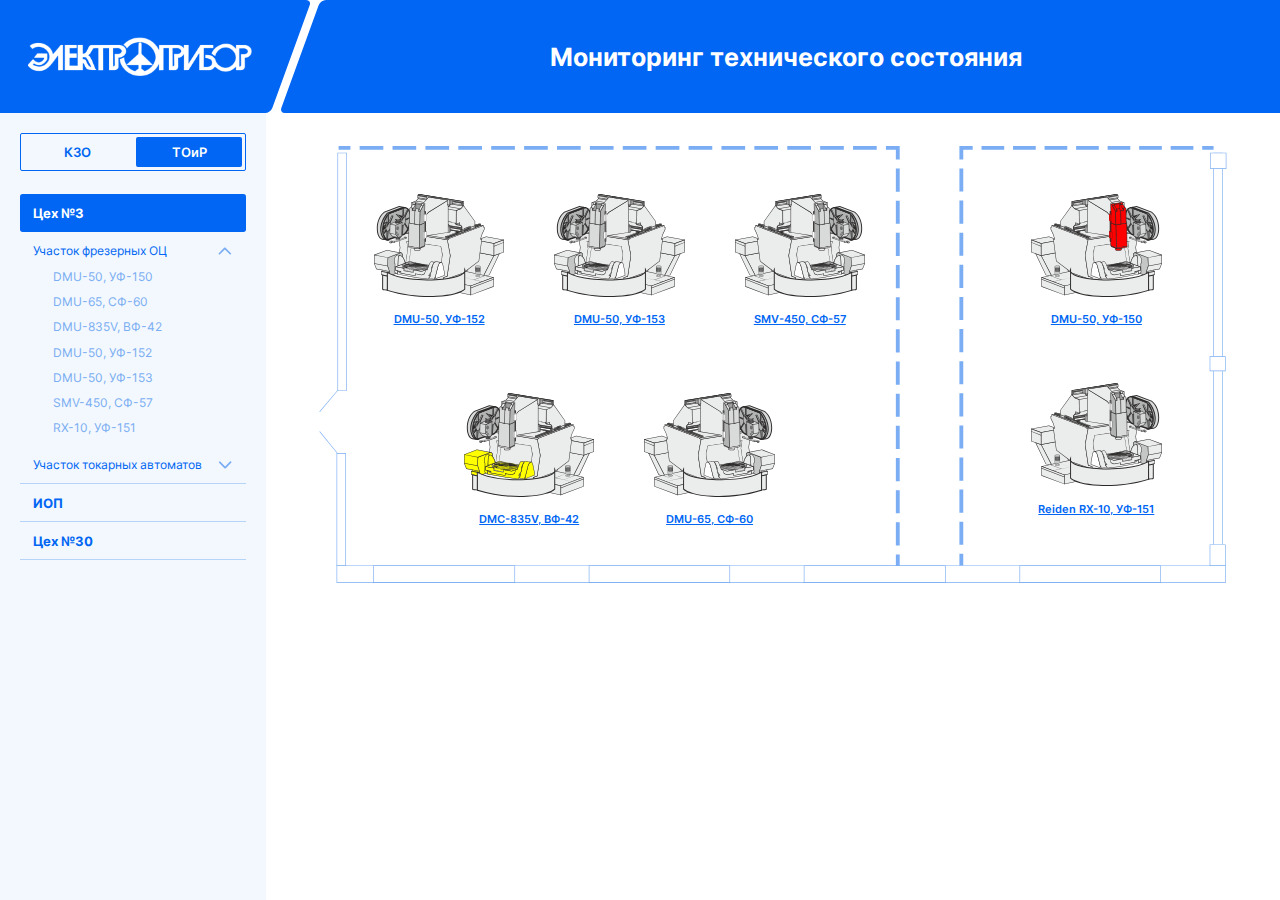
<file: index.html>
<!DOCTYPE html>
<html lang="ru">

    <head>
        <meta charset="UTF-8">
        <meta http-equiv="X-UA-Compatible" content="IE=edge">
        <meta name="viewport" content="width=device-width, initial-scale=1.0">
        <title>Электроприбор</title>
        <link rel="stylesheet" href="styles.css">
    </head>

    <body>
        <div class="page-content">


            <header class="page-header">
                <div class="page-header__row">
                    <div class="page-header__logo">
                        <img src="logo.webp" alt="" class="page-header__logo-image">
                    </div>
                    <div class="page-header__title">
                        Мониторинг технического состояния
                    </div>
                </div>
            </header>
            <aside class="page-sidebar">
                <div class="page-sidebar__inner">


                    <div class="page-sidebar__toggles">
                        <a href="#" class="page-sidebar__toggle">
                            КЗО
                        </a>
                        <a href="#" class="page-sidebar__toggle active">
                            ТОиР
                        </a>
                    </div>
                    <nav class="page-sidebar__nav">
                        <ul class="page-sidebar__nav-list">
                            <li class="page-sidebar__nav-list-item">
                                <a href="#" class="page-sidebar__nav-link active">
                                    Цех №3
                                </a>
                                <div class="page-sidebar__nav-submenu">
                                    <ul class="page-sidebar__nav-submenu-list">
                                        <li class="page-sidebar__nav-submenu-list-item">
                                            <div class="page-sidebar__nav-accordion active">
                                                <button class="page-sidebar__nav-accordion-btn">
                                                    Участок фрезерных ОЦ
                                                    <svg xmlns="http://www.w3.org/2000/svg" viewBox="0 0 24 24">
                                                        <path
                                                            d="M21.3,6.95c-.25-.25-.55-.38-.89-.38s-.64,.12-.89,.38l-7.33,7.33L4.85,6.93c-.23-.23-.53-.35-.88-.35s-.65,.12-.9,.38-.38,.55-.38,.89,.12,.64,.38,.89l8.42,8.4c.1,.1,.21,.17,.33,.21s.24,.06,.38,.06c.13,0,.26-.02,.38-.06s.22-.11,.33-.21l8.42-8.42c.23-.23,.35-.52,.35-.86s-.12-.64-.38-.89Z" />
                                                    </svg>
                                                </button>
                                                <div class="page-sidebar__nav-accordion-content">
                                                    <div class="page-sidebar__nav-accordion-content-inner">
                                                        <ul class="page-sidebar__machines-list">
                                                            <li class="page-sidebar__machines-list-item">
                                                                <a href="#" class="page-sidebar__machines-link">
                                                                    DMU-50, УФ-150
                                                                </a>
                                                            </li>
                                                            <li class="page-sidebar__machines-list-item">
                                                                <a href="#" class="page-sidebar__machines-link">
                                                                    DMU-65, СФ-60
                                                                </a>
                                                            </li>
                                                            <li class="page-sidebar__machines-list-item">
                                                                <a href="machine-2.html"
                                                                    class="page-sidebar__machines-link">
                                                                    DMU-835V, ВФ-42
                                                                </a>
                                                            </li>
                                                            <li class="page-sidebar__machines-list-item">
                                                                <a href="#" class="page-sidebar__machines-link">
                                                                    DMU-50, УФ-152
                                                                </a>
                                                            </li>
                                                            <li class="page-sidebar__machines-list-item">
                                                                <a href="#" class="page-sidebar__machines-link">
                                                                    DMU-50, УФ-153
                                                                </a>
                                                            </li>
                                                            <li class="page-sidebar__machines-list-item">
                                                                <a href="#" class="page-sidebar__machines-link">
                                                                    SMV-450, CФ-57
                                                                </a>
                                                            </li>
                                                            <li class="page-sidebar__machines-list-item">
                                                                <a href="#" class="page-sidebar__machines-link">
                                                                    RX-10, УФ-151
                                                                </a>
                                                            </li>

                                                        </ul>
                                                    </div>
                                                </div>
                                            </div>
                                        </li>
                                        <li class="page-sidebar__nav-submenu-list-item">
                                            <div class="page-sidebar__nav-accordion">
                                                <button class="page-sidebar__nav-accordion-btn">
                                                    Участок токарных автоматов
                                                    <svg xmlns="http://www.w3.org/2000/svg" viewBox="0 0 24 24">
                                                        <path
                                                            d="M21.3,6.95c-.25-.25-.55-.38-.89-.38s-.64,.12-.89,.38l-7.33,7.33L4.85,6.93c-.23-.23-.53-.35-.88-.35s-.65,.12-.9,.38-.38,.55-.38,.89,.12,.64,.38,.89l8.42,8.4c.1,.1,.21,.17,.33,.21s.24,.06,.38,.06c.13,0,.26-.02,.38-.06s.22-.11,.33-.21l8.42-8.42c.23-.23,.35-.52,.35-.86s-.12-.64-.38-.89Z" />
                                                    </svg>
                                                </button>
                                                <div class="page-sidebar__nav-accordion-content">
                                                    <div class="page-sidebar__nav-accordion-content-inner">
                                                        <ul class="page-sidebar__machines-list">
                                                            <li class="page-sidebar__machines-list-item">
                                                                <a href="#" class="page-sidebar__machines-link">
                                                                    XP4-42SM, ТА-306
                                                                </a>
                                                            </li>
                                                            <li class="page-sidebar__machines-list-item">
                                                                <a href="#" class="page-sidebar__machines-link">
                                                                    TMA-42, УФ-144
                                                                </a>
                                                            </li>
                                                            <li class="page-sidebar__machines-list-item">
                                                                <a href="#" class="page-sidebar__machines-link">
                                                                    RF-C20, TA-301
                                                                </a>
                                                            </li>
                                                            <li class="page-sidebar__machines-list-item">
                                                                <a href="#" class="page-sidebar__machines-link">
                                                                    RF-C25, TA-304
                                                                </a>
                                                            </li>
                                                            <li class="page-sidebar__machines-list-item">
                                                                <a href="#" class="page-sidebar__machines-link">
                                                                    RF-C20, TA-300
                                                                </a>
                                                            </li>
                                                            <li class="page-sidebar__machines-list-item">
                                                                <a href="#" class="page-sidebar__machines-link">
                                                                    XP-12S, TA-307
                                                                </a>
                                                            </li>
                                                            <li class="page-sidebar__machines-list-item">
                                                                <a href="#" class="page-sidebar__machines-link">
                                                                    CTX-310, TA-310
                                                                </a>
                                                            </li>
                                                        </ul>
                                                    </div>
                                                </div>
                                            </div>
                                        </li>
                                    </ul>
                                </div>
                            </li>
                            <li class="page-sidebar__nav-list-item">
                                <a href="#" class="page-sidebar__nav-link">
                                    ИОП
                                </a>
                            </li>
                            <li class="page-sidebar__nav-list-item">
                                <a href="#" class="page-sidebar__nav-link">
                                    Цех №30
                                </a>
                            </li>
                        </ul>
                    </nav>
                </div>
            </aside>
            <main class="page-main">
                <div class="room-scheme">
                    <div class="room-scheme__row">
                        <img src="room-scheme.svg" alt="" class="room-scheme__image">
                        <div class="room-scheme__content">
                            <div class="room-scheme__links">
                                <a href="#" class="room-scheme__link">
                                    <div class="room-scheme__link-image-container">
                                        <img src="images/machines/1.svg" alt="" class="room-scheme__link-image">
                                    </div>
                                    <h3 class="room-scheme__link-title">
                                        DMU-50, УФ-152
                                    </h3>
                                </a>
                                <a href="#" class="room-scheme__link">
                                    <div class="room-scheme__link-image-container">
                                        <img src="images/machines/1.svg" alt="" class="room-scheme__link-image">
                                    </div>
                                    <h3 class="room-scheme__link-title">
                                        DMU-50, УФ-153
                                    </h3>
                                </a>
                                <a href="#" class="room-scheme__link">
                                    <div class="room-scheme__link-image-container">
                                        <img src="images/machines/3.svg" alt="" class="room-scheme__link-image">
                                    </div>
                                    <h3 class="room-scheme__link-title">
                                        SMV-450, CФ-57
                                    </h3>
                                </a>
                                <a href="machine-2-details.html" class="room-scheme__link">
                                    <div class="room-scheme__link-image-container">
                                        <img src="images/machines/4.svg" alt="" class="room-scheme__link-image">
                                    </div>
                                    <h3 class="room-scheme__link-title">
                                        DMC-835V, ВФ-42
                                    </h3>
                                </a>
                                <a href="#" class="room-scheme__link">
                                    <div class="room-scheme__link-image-container">
                                        <img src="images/machines/3.svg" alt="" class="room-scheme__link-image">
                                    </div>
                                    <h3 class="room-scheme__link-title">
                                        DMU-65, СФ-60
                                    </h3>
                                </a>
                            </div>
                            <div class="room-scheme__links">
                                <a href="machine-1-details.html" class="room-scheme__link">
                                    <div class="room-scheme__link-image-container">
                                        <img src="images/machines/6.svg" alt="" class="room-scheme__link-image">
                                    </div>
                                    <h3 class="room-scheme__link-title">
                                        DMU-50, УФ-150
                                    </h3>
                                </a>
                                <a href="#" class="room-scheme__link">
                                    <div class="room-scheme__link-image-container">
                                        <img src="images/machines/3.svg" alt="" class="room-scheme__link-image">
                                    </div>
                                    <h3 class="room-scheme__link-title">
                                        Reiden RX-10, УФ-151
                                    </h3>
                                </a>
                            </div>
                        </div>
                    </div>
                </div>
            </main>
        </div>
    </body>
    <script src="main.js"></script>

</html>
</file>
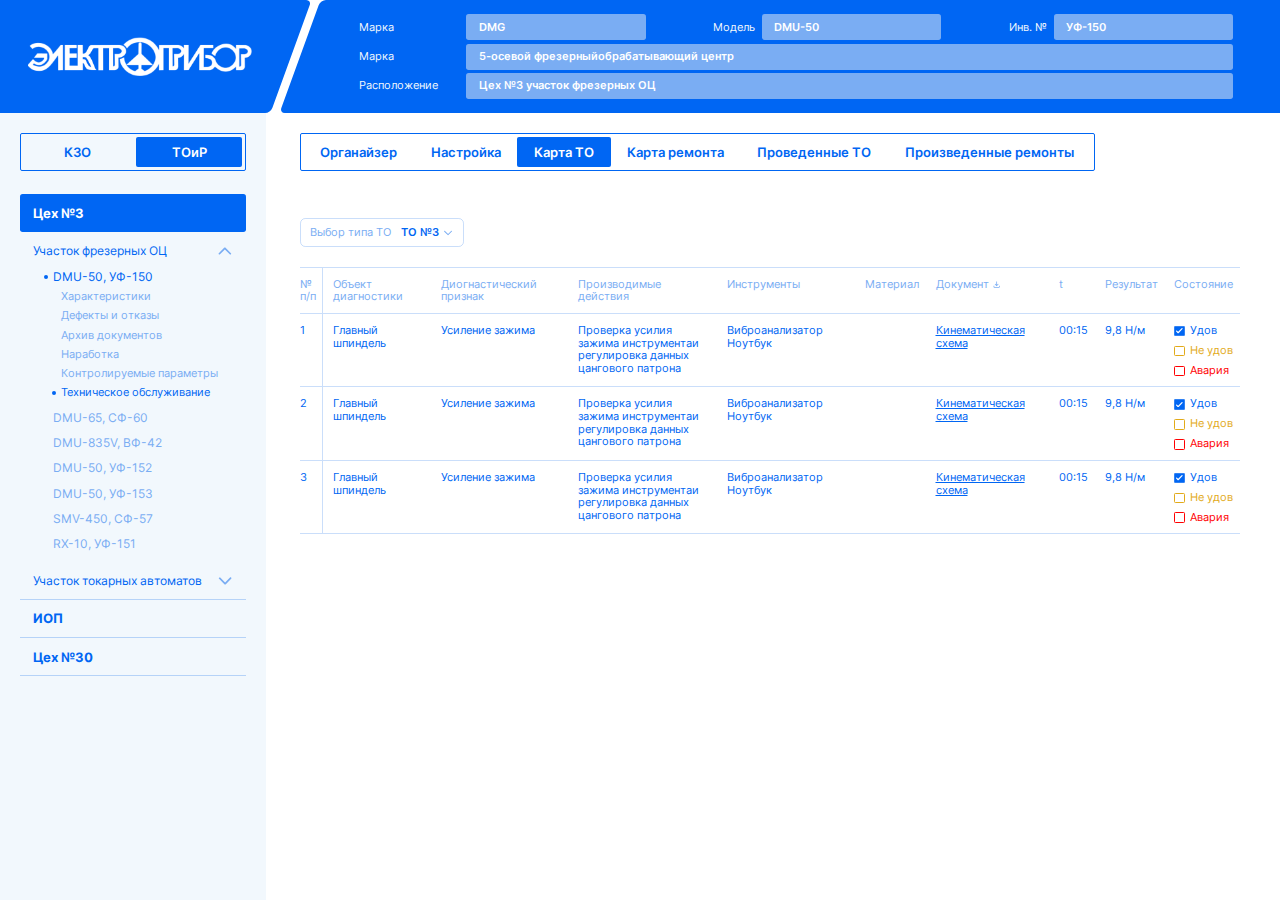
<file: machine-1-service.html>
<!DOCTYPE html>
<html lang="ru">

    <head>
        <meta charset="UTF-8">
        <meta http-equiv="X-UA-Compatible" content="IE=edge">
        <meta name="viewport" content="width=device-width, initial-scale=1.0">
        <title>Электроприбор</title>
        <link rel="stylesheet" href="styles.css">
    </head>

    <body>
        <div class="page-content">


            <header class="page-header">
                <div class="page-header__row">
                    <div class="page-header__logo">
                        <img src="logo.webp" alt="" class="page-header__logo-image">
                    </div>
                    <div class="page-header__info">
                        <div class="page-header__info-items">
                            <div class="page-header__info-item">
                                <div class="page-header__info-key">
                                    Марка
                                </div>
                                <div class="page-header__info-value">
                                    DMG
                                </div>
                            </div>
                            <div class="page-header__info-item">
                                <div class="page-header__info-key">
                                    Модель
                                </div>
                                <div class="page-header__info-value">
                                    DMU-50
                                </div>
                            </div>
                            <div class="page-header__info-item">
                                <div class="page-header__info-key">
                                    Инв. №
                                </div>
                                <div class="page-header__info-value">
                                    УФ-150
                                </div>
                            </div>
                            <div class="page-header__info-item">
                                <div class="page-header__info-key">
                                    Марка
                                </div>
                                <div class="page-header__info-value">
                                    5-осевой фрезерныйобрабатывающий центр
                                </div>
                            </div>
                            <div class="page-header__info-item">
                                <div class="page-header__info-key">
                                    Расположение
                                </div>
                                <div class="page-header__info-value">
                                    Цех №3 участок фрезерных ОЦ
                                </div>
                            </div>
                        </div>
                    </div>
                </div>
            </header>
            <aside class="page-sidebar">
                <div class="page-sidebar__inner">


                    <div class="page-sidebar__toggles">
                        <a href="#" class="page-sidebar__toggle">
                            КЗО
                        </a>
                        <a href="#" class="page-sidebar__toggle active">
                            ТОиР
                        </a>
                    </div>
                    <nav class="page-sidebar__nav">
                        <ul class="page-sidebar__nav-list">
                            <li class="page-sidebar__nav-list-item">
                                <a href="#" class="page-sidebar__nav-link active">
                                    Цех №3
                                </a>
                                <div class="page-sidebar__nav-submenu">
                                    <ul class="page-sidebar__nav-submenu-list">
                                        <li class="page-sidebar__nav-submenu-list-item">
                                            <div class="page-sidebar__nav-accordion active">
                                                <button class="page-sidebar__nav-accordion-btn">
                                                    Участок фрезерных ОЦ
                                                    <svg xmlns="http://www.w3.org/2000/svg" viewBox="0 0 24 24">
                                                        <path
                                                            d="M21.3,6.95c-.25-.25-.55-.38-.89-.38s-.64,.12-.89,.38l-7.33,7.33L4.85,6.93c-.23-.23-.53-.35-.88-.35s-.65,.12-.9,.38-.38,.55-.38,.89,.12,.64,.38,.89l8.42,8.4c.1,.1,.21,.17,.33,.21s.24,.06,.38,.06c.13,0,.26-.02,.38-.06s.22-.11,.33-.21l8.42-8.42c.23-.23,.35-.52,.35-.86s-.12-.64-.38-.89Z" />
                                                    </svg>
                                                </button>
                                                <div class="page-sidebar__nav-accordion-content">
                                                    <div class="page-sidebar__nav-accordion-content-inner">

                                                        <ul class="page-sidebar__machines-list">
                                                            <li class="page-sidebar__machines-list-item">
                                                                <a href="#" class="page-sidebar__machines-link active">
                                                                    DMU-50, УФ-150
                                                                </a>
                                                                <ul class="page-sidebar__machines-submenu-list">
                                                                    <li
                                                                        class="page-sidebar__machines-submenu-list-item">
                                                                        <a href="#"
                                                                            class="page-sidebar__machines-submenu-link">
                                                                            Характеристики
                                                                        </a>
                                                                    </li>
                                                                    <li
                                                                        class="page-sidebar__machines-submenu-list-item">
                                                                        <a href="#"
                                                                            class="page-sidebar__machines-submenu-link">
                                                                            Дефекты и отказы
                                                                        </a>
                                                                    </li>
                                                                    <li
                                                                        class="page-sidebar__machines-submenu-list-item">
                                                                        <a href="#"
                                                                            class="page-sidebar__machines-submenu-link">
                                                                            Архив документов
                                                                        </a>
                                                                    </li>
                                                                    <li
                                                                        class="page-sidebar__machines-submenu-list-item">
                                                                        <a href="#"
                                                                            class="page-sidebar__machines-submenu-link">
                                                                            Наработка
                                                                        </a>
                                                                    </li>
                                                                    <li
                                                                        class="page-sidebar__machines-submenu-list-item">
                                                                        <a href="machine-1-details.html"
                                                                            class="page-sidebar__machines-submenu-link">
                                                                            Контролируемые параметры
                                                                        </a>
                                                                    </li>
                                                                    <li
                                                                        class="page-sidebar__machines-submenu-list-item">
                                                                        <a href="machine-1-service.html"
                                                                            class="page-sidebar__machines-submenu-link active">
                                                                            Техническое обслуживание
                                                                        </a>
                                                                    </li>
                                                                </ul>
                                                            </li>
                                                            <li class="page-sidebar__machines-list-item">
                                                                <a href="#" class="page-sidebar__machines-link">
                                                                    DMU-65, СФ-60
                                                                </a>
                                                            </li>
                                                            <li class="page-sidebar__machines-list-item">
                                                                <a href="#" class="page-sidebar__machines-link">
                                                                    DMU-835V, ВФ-42
                                                                </a>
                                                            </li>
                                                            <li class="page-sidebar__machines-list-item">
                                                                <a href="#" class="page-sidebar__machines-link">
                                                                    DMU-50, УФ-152
                                                                </a>
                                                            </li>
                                                            <li class="page-sidebar__machines-list-item">
                                                                <a href="#" class="page-sidebar__machines-link">
                                                                    DMU-50, УФ-153
                                                                </a>
                                                            </li>
                                                            <li class="page-sidebar__machines-list-item">
                                                                <a href="#" class="page-sidebar__machines-link">
                                                                    SMV-450, CФ-57
                                                                </a>
                                                            </li>
                                                            <li class="page-sidebar__machines-list-item">
                                                                <a href="#" class="page-sidebar__machines-link">
                                                                    RX-10, УФ-151
                                                                </a>
                                                            </li>

                                                        </ul>
                                                    </div>
                                                </div>
                                            </div>
                                        </li>
                                        <li class="page-sidebar__nav-submenu-list-item">
                                            <div class="page-sidebar__nav-accordion">
                                                <button class="page-sidebar__nav-accordion-btn">
                                                    Участок токарных автоматов
                                                    <svg xmlns="http://www.w3.org/2000/svg" viewBox="0 0 24 24">
                                                        <path
                                                            d="M21.3,6.95c-.25-.25-.55-.38-.89-.38s-.64,.12-.89,.38l-7.33,7.33L4.85,6.93c-.23-.23-.53-.35-.88-.35s-.65,.12-.9,.38-.38,.55-.38,.89,.12,.64,.38,.89l8.42,8.4c.1,.1,.21,.17,.33,.21s.24,.06,.38,.06c.13,0,.26-.02,.38-.06s.22-.11,.33-.21l8.42-8.42c.23-.23,.35-.52,.35-.86s-.12-.64-.38-.89Z" />
                                                    </svg>
                                                </button>
                                                <div class="page-sidebar__nav-accordion-content">
                                                    <div class="page-sidebar__nav-accordion-content-inner">
                                                        <ul class="page-sidebar__machines-list">
                                                            <li class="page-sidebar__machines-list-item">
                                                                <a href="#" class="page-sidebar__machines-link">
                                                                    XP4-42SM, ТА-306
                                                                </a>
                                                            </li>
                                                            <li class="page-sidebar__machines-list-item">
                                                                <a href="#" class="page-sidebar__machines-link">
                                                                    TMA-42, УФ-144
                                                                </a>
                                                            </li>
                                                            <li class="page-sidebar__machines-list-item">
                                                                <a href="#" class="page-sidebar__machines-link">
                                                                    RF-C20, TA-301
                                                                </a>
                                                            </li>
                                                            <li class="page-sidebar__machines-list-item">
                                                                <a href="#" class="page-sidebar__machines-link">
                                                                    RF-C25, TA-304
                                                                </a>
                                                            </li>
                                                            <li class="page-sidebar__machines-list-item">
                                                                <a href="#" class="page-sidebar__machines-link">
                                                                    RF-C20, TA-300
                                                                </a>
                                                            </li>
                                                            <li class="page-sidebar__machines-list-item">
                                                                <a href="#" class="page-sidebar__machines-link">
                                                                    XP-12S, TA-307
                                                                </a>
                                                            </li>
                                                            <li class="page-sidebar__machines-list-item">
                                                                <a href="#" class="page-sidebar__machines-link">
                                                                    CTX-310, TA-310
                                                                </a>
                                                            </li>
                                                        </ul>
                                                    </div>
                                                </div>
                                            </div>
                                        </li>
                                    </ul>
                                </div>
                            </li>
                            <li class="page-sidebar__nav-list-item">
                                <a href="#" class="page-sidebar__nav-link">
                                    ИОП
                                </a>
                            </li>
                            <li class="page-sidebar__nav-list-item">
                                <a href="#" class="page-sidebar__nav-link">
                                    Цех №30
                                </a>
                            </li>
                        </ul>
                    </nav>
                </div>
            </aside>
            <main class="page-main">
                <div class="machine-scheme">
                    <div class="machine-scheme__links">
                        <a href="#" class="machine-scheme__link">
                            Органайзер
                        </a>
                        <a href="#" class="machine-scheme__link">
                            Настройка
                        </a>
                        <a href="#" class="machine-scheme__link active">
                            Карта ТО
                        </a>
                        <a href="#" class="machine-scheme__link">
                            Карта ремонта
                        </a>
                        <a href="#" class="machine-scheme__link">
                            Проведенные ТО
                        </a>
                        <a href="#" class="machine-scheme__link">
                            Произведенные ремонты
                        </a>
                    </div>
                    <div class="machine-scheme__service">
                        <div class="machine-scheme__service-select">
                            <button class="machine-scheme__service-select-btn">
                                <span class="machine-scheme__service-select-btn-desc">
                                    Выбор типа ТО
                                </span>
                                <span class="machine-scheme__service-select-btn-current">
                                    ТО №3
                                </span>
                                <svg xmlns="http://www.w3.org/2000/svg" viewBox="0 0 24 24">
                                    <path
                                        d="M21.3,6.95c-.25-.25-.55-.38-.89-.38s-.64,.12-.89,.38l-7.33,7.33L4.85,6.93c-.23-.23-.53-.35-.88-.35s-.65,.12-.9,.38-.38,.55-.38,.89,.12,.64,.38,.89l8.42,8.4c.1,.1,.21,.17,.33,.21s.24,.06,.38,.06c.13,0,.26-.02,.38-.06s.22-.11,.33-.21l8.42-8.42c.23-.23,.35-.52,.35-.86s-.12-.64-.38-.89Z" />
                                </svg>
                            </button>
                        </div>

                        <form class="machine-scheme__table">
                            <table>
                                <thead>
                                    <tr>
                                        <th>
                                            №<br> п/п
                                        </th>
                                        <th>
                                            Объект диагностики
                                        </th>
                                        <th>
                                            Диогнастический признак
                                        </th>
                                        <th>
                                            Производимые<br> действия
                                        </th>
                                        <th>
                                            Инструменты
                                        </th>
                                        <th>
                                            Материал
                                        </th>
                                        <th>
                                            Документ
                                            <svg xmlns="http://www.w3.org/2000/svg" viewBox="0 0 14 14">
                                                <path
                                                    d="M10.5,8.75v1.75H3.5v-1.75h-1.17v1.75c0,.64,.53,1.17,1.17,1.17h7c.64,0,1.17-.52,1.17-1.17v-1.75h-1.17Zm-.58-2.33l-.82-.82-1.51,1.51V2.33h-1.17V7.1l-1.51-1.51-.82,.82,2.92,2.92,2.92-2.92Z" />
                                            </svg>
                                        </th>
                                        <th>
                                            t
                                        </th>
                                        <th>
                                            Результат
                                        </th>
                                        <th>
                                            Состояние
                                        </th>
                                    </tr>
                                </thead>
                                <tbody>
                                    <tr>
                                        <td>
                                            1
                                        </td>
                                        <td>
                                            Главный шпиндель
                                        </td>
                                        <td>
                                            Усиление зажима
                                        </td>
                                        <td>
                                            <span class="text">
                                                Проверка усилия зажима инструментаи регулировка данных цангового патрона
                                            </span>

                                        </td>
                                        <td>
                                            Виброанализатор Ноутбук
                                        </td>
                                        <td>

                                        </td>
                                        <td>
                                            <a href="images/file.jpg" download="">
                                                Кинематическая схема
                                            </a>
                                        </td>
                                        <td>
                                            00:15
                                        </td>
                                        <td>
                                            9,8 Н/м
                                        </td>
                                        <td>
                                            <div class="machine-scheme__table-checkboxes">
                                                <label class="machine-scheme__checkbox">
                                                    <input type="radio" name="1-status" value="1"
                                                        class="machine-scheme__checkbox-input" checked="">
                                                    <span class="machine-scheme__checkbox-mark">
                                                        <svg xmlns="http://www.w3.org/2000/svg" viewBox="0 0 10 8">
                                                            <path
                                                                d="M3.21,5.76L8.5,.26C8.66,.09,8.87,0,9.13,0s.46,.09,.63,.26c.16,.17,.25,.39,.25,.65s-.08,.48-.25,.65L3.83,7.72c-.18,.19-.39,.28-.63,.28s-.45-.09-.63-.28L.25,5.29c-.16-.17-.25-.39-.25-.65s.08-.48,.25-.65c.16-.17,.37-.26,.63-.26s.46,.09,.63,.26l1.7,1.77Z" />
                                                        </svg>
                                                    </span>
                                                    <span class="machine-scheme__checkbox-text">
                                                        Удов
                                                    </span>
                                                </label>
                                                <label
                                                    class="machine-scheme__checkbox machine-scheme__checkbox--orange">
                                                    <input type="radio" name="1-status" value="2"
                                                        class="machine-scheme__checkbox-input">
                                                    <span class="machine-scheme__checkbox-mark">
                                                        <svg xmlns="http://www.w3.org/2000/svg" viewBox="0 0 10 8">
                                                            <path
                                                                d="M3.21,5.76L8.5,.26C8.66,.09,8.87,0,9.13,0s.46,.09,.63,.26c.16,.17,.25,.39,.25,.65s-.08,.48-.25,.65L3.83,7.72c-.18,.19-.39,.28-.63,.28s-.45-.09-.63-.28L.25,5.29c-.16-.17-.25-.39-.25-.65s.08-.48,.25-.65c.16-.17,.37-.26,.63-.26s.46,.09,.63,.26l1.7,1.77Z" />
                                                        </svg>
                                                    </span>
                                                    <span class="machine-scheme__checkbox-text">
                                                        Не удов
                                                    </span>
                                                </label>
                                                <label class="machine-scheme__checkbox machine-scheme__checkbox--red">
                                                    <input type="radio" name="1-status" value="2"
                                                        class="machine-scheme__checkbox-input">
                                                    <span class="machine-scheme__checkbox-mark">
                                                        <svg xmlns="http://www.w3.org/2000/svg" viewBox="0 0 10 8">
                                                            <path
                                                                d="M3.21,5.76L8.5,.26C8.66,.09,8.87,0,9.13,0s.46,.09,.63,.26c.16,.17,.25,.39,.25,.65s-.08,.48-.25,.65L3.83,7.72c-.18,.19-.39,.28-.63,.28s-.45-.09-.63-.28L.25,5.29c-.16-.17-.25-.39-.25-.65s.08-.48,.25-.65c.16-.17,.37-.26,.63-.26s.46,.09,.63,.26l1.7,1.77Z" />
                                                        </svg>
                                                    </span>
                                                    <span class="machine-scheme__checkbox-text">
                                                        Авария
                                                    </span>
                                                </label>
                                            </div>
                                        </td>
                                    </tr>
                                    <tr>
                                        <td>
                                            2
                                        </td>
                                        <td>
                                            Главный шпиндель
                                        </td>
                                        <td>
                                            Усиление зажима
                                        </td>
                                        <td>
                                            <span class="text">
                                                Проверка усилия зажима инструментаи регулировка данных цангового патрона
                                            </span>

                                        </td>
                                        <td>
                                            Виброанализатор Ноутбук
                                        </td>
                                        <td>

                                        </td>
                                        <td>
                                            <a href="images/file.jpg" download="">
                                                Кинематическая схема
                                            </a>
                                        </td>
                                        <td>
                                            00:15
                                        </td>
                                        <td>
                                            9,8 Н/м
                                        </td>
                                        <td>
                                            <div class="machine-scheme__table-checkboxes">
                                                <label class="machine-scheme__checkbox">
                                                    <input type="radio" name="2-status" value="1"
                                                        class="machine-scheme__checkbox-input" checked="">
                                                    <span class="machine-scheme__checkbox-mark">
                                                        <svg xmlns="http://www.w3.org/2000/svg" viewBox="0 0 10 8">
                                                            <path
                                                                d="M3.21,5.76L8.5,.26C8.66,.09,8.87,0,9.13,0s.46,.09,.63,.26c.16,.17,.25,.39,.25,.65s-.08,.48-.25,.65L3.83,7.72c-.18,.19-.39,.28-.63,.28s-.45-.09-.63-.28L.25,5.29c-.16-.17-.25-.39-.25-.65s.08-.48,.25-.65c.16-.17,.37-.26,.63-.26s.46,.09,.63,.26l1.7,1.77Z" />
                                                        </svg>
                                                    </span>
                                                    <span class="machine-scheme__checkbox-text">
                                                        Удов
                                                    </span>
                                                </label>
                                                <label
                                                    class="machine-scheme__checkbox machine-scheme__checkbox--orange">
                                                    <input type="radio" name="2-status" value="2"
                                                        class="machine-scheme__checkbox-input">
                                                    <span class="machine-scheme__checkbox-mark">
                                                        <svg xmlns="http://www.w3.org/2000/svg" viewBox="0 0 10 8">
                                                            <path
                                                                d="M3.21,5.76L8.5,.26C8.66,.09,8.87,0,9.13,0s.46,.09,.63,.26c.16,.17,.25,.39,.25,.65s-.08,.48-.25,.65L3.83,7.72c-.18,.19-.39,.28-.63,.28s-.45-.09-.63-.28L.25,5.29c-.16-.17-.25-.39-.25-.65s.08-.48,.25-.65c.16-.17,.37-.26,.63-.26s.46,.09,.63,.26l1.7,1.77Z" />
                                                        </svg>
                                                    </span>
                                                    <span class="machine-scheme__checkbox-text">
                                                        Не удов
                                                    </span>
                                                </label>
                                                <label class="machine-scheme__checkbox machine-scheme__checkbox--red">
                                                    <input type="radio" name="2-status" value="2"
                                                        class="machine-scheme__checkbox-input">
                                                    <span class="machine-scheme__checkbox-mark">
                                                        <svg xmlns="http://www.w3.org/2000/svg" viewBox="0 0 10 8">
                                                            <path
                                                                d="M3.21,5.76L8.5,.26C8.66,.09,8.87,0,9.13,0s.46,.09,.63,.26c.16,.17,.25,.39,.25,.65s-.08,.48-.25,.65L3.83,7.72c-.18,.19-.39,.28-.63,.28s-.45-.09-.63-.28L.25,5.29c-.16-.17-.25-.39-.25-.65s.08-.48,.25-.65c.16-.17,.37-.26,.63-.26s.46,.09,.63,.26l1.7,1.77Z" />
                                                        </svg>
                                                    </span>
                                                    <span class="machine-scheme__checkbox-text">
                                                        Авария
                                                    </span>
                                                </label>
                                            </div>
                                        </td>
                                    </tr>
                                    <tr>
                                        <td>
                                            3
                                        </td>
                                        <td>
                                            Главный шпиндель
                                        </td>
                                        <td>
                                            Усиление зажима
                                        </td>
                                        <td>
                                            <span class="text">
                                                Проверка усилия зажима инструментаи регулировка данных цангового патрона
                                            </span>

                                        </td>
                                        <td>
                                            Виброанализатор Ноутбук
                                        </td>
                                        <td>

                                        </td>
                                        <td>
                                            <a href="images/file.jpg" download="">
                                                Кинематическая схема
                                            </a>
                                        </td>
                                        <td>
                                            00:15
                                        </td>
                                        <td>
                                            9,8 Н/м
                                        </td>
                                        <td>
                                            <div class="machine-scheme__table-checkboxes">
                                                <label class="machine-scheme__checkbox">
                                                    <input type="radio" name="3-status" value="1"
                                                        class="machine-scheme__checkbox-input" checked="">
                                                    <span class="machine-scheme__checkbox-mark">
                                                        <svg xmlns="http://www.w3.org/2000/svg" viewBox="0 0 10 8">
                                                            <path
                                                                d="M3.21,5.76L8.5,.26C8.66,.09,8.87,0,9.13,0s.46,.09,.63,.26c.16,.17,.25,.39,.25,.65s-.08,.48-.25,.65L3.83,7.72c-.18,.19-.39,.28-.63,.28s-.45-.09-.63-.28L.25,5.29c-.16-.17-.25-.39-.25-.65s.08-.48,.25-.65c.16-.17,.37-.26,.63-.26s.46,.09,.63,.26l1.7,1.77Z" />
                                                        </svg>
                                                    </span>
                                                    <span class="machine-scheme__checkbox-text">
                                                        Удов
                                                    </span>
                                                </label>
                                                <label
                                                    class="machine-scheme__checkbox machine-scheme__checkbox--orange">
                                                    <input type="radio" name="3-status" value="2"
                                                        class="machine-scheme__checkbox-input">
                                                    <span class="machine-scheme__checkbox-mark">
                                                        <svg xmlns="http://www.w3.org/2000/svg" viewBox="0 0 10 8">
                                                            <path
                                                                d="M3.21,5.76L8.5,.26C8.66,.09,8.87,0,9.13,0s.46,.09,.63,.26c.16,.17,.25,.39,.25,.65s-.08,.48-.25,.65L3.83,7.72c-.18,.19-.39,.28-.63,.28s-.45-.09-.63-.28L.25,5.29c-.16-.17-.25-.39-.25-.65s.08-.48,.25-.65c.16-.17,.37-.26,.63-.26s.46,.09,.63,.26l1.7,1.77Z" />
                                                        </svg>
                                                    </span>
                                                    <span class="machine-scheme__checkbox-text">
                                                        Не удов
                                                    </span>
                                                </label>
                                                <label class="machine-scheme__checkbox machine-scheme__checkbox--red">
                                                    <input type="radio" name="3-status" value="2"
                                                        class="machine-scheme__checkbox-input">
                                                    <span class="machine-scheme__checkbox-mark">
                                                        <svg xmlns="http://www.w3.org/2000/svg" viewBox="0 0 10 8">
                                                            <path
                                                                d="M3.21,5.76L8.5,.26C8.66,.09,8.87,0,9.13,0s.46,.09,.63,.26c.16,.17,.25,.39,.25,.65s-.08,.48-.25,.65L3.83,7.72c-.18,.19-.39,.28-.63,.28s-.45-.09-.63-.28L.25,5.29c-.16-.17-.25-.39-.25-.65s.08-.48,.25-.65c.16-.17,.37-.26,.63-.26s.46,.09,.63,.26l1.7,1.77Z" />
                                                        </svg>
                                                    </span>
                                                    <span class="machine-scheme__checkbox-text">
                                                        Авария
                                                    </span>
                                                </label>
                                            </div>
                                        </td>
                                    </tr>

                                </tbody>
                            </table>
                        </form>
                    </div>

                </div>
            </main>
        </div>
        <script src="main.js"></script>
    </body>

</html>
</file>
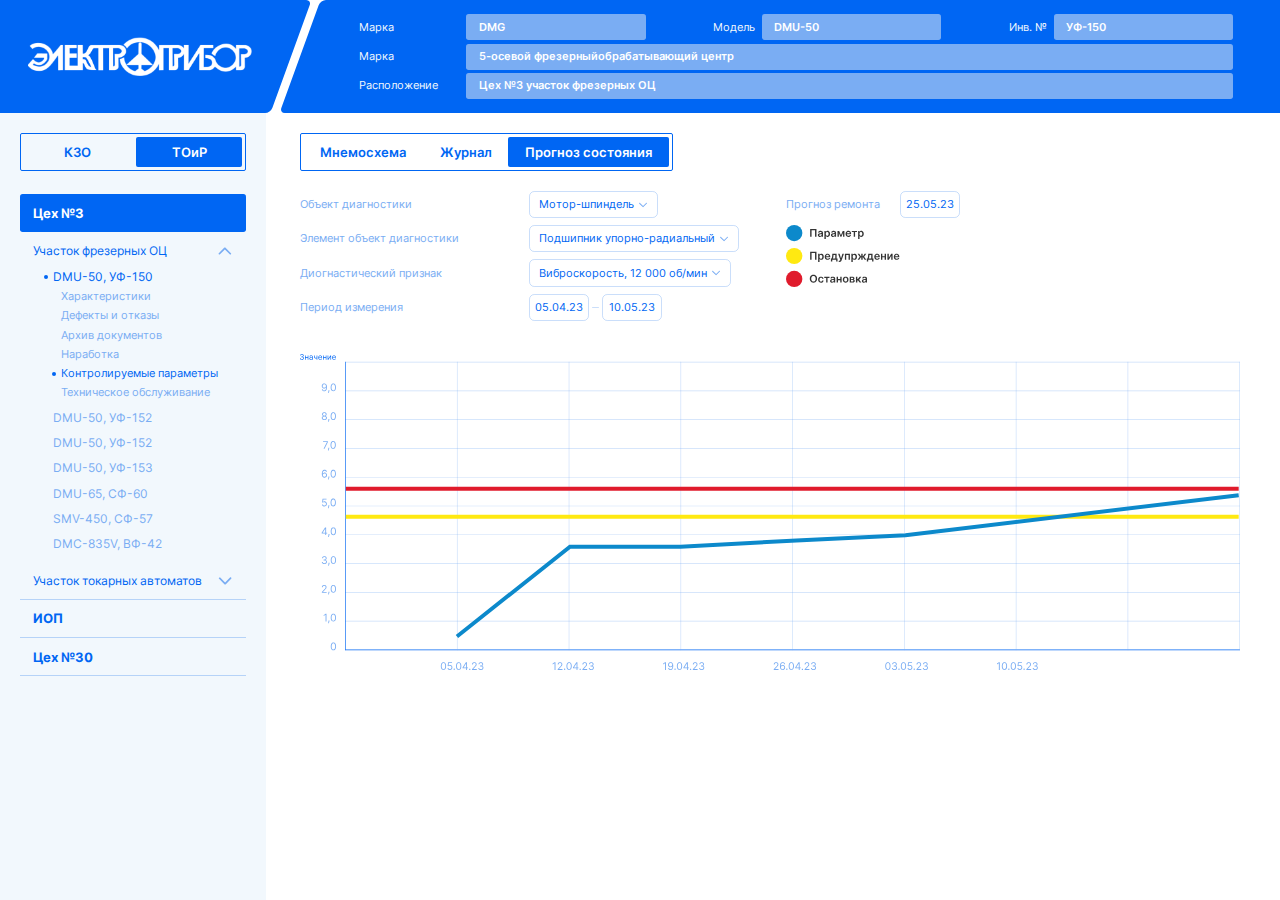
<file: machine-state.html>
<!DOCTYPE html>
<html lang="ru">

    <head>
        <meta charset="UTF-8">
        <meta http-equiv="X-UA-Compatible" content="IE=edge">
        <meta name="viewport" content="width=device-width, initial-scale=1.0">
        <title>Электроприбор</title>
        <link rel="stylesheet" href="styles.css">
    </head>

    <body>
        <div class="page-content">


            <header class="page-header">
                <div class="page-header__row">
                    <div class="page-header__logo">
                        <img src="logo.webp" alt="" class="page-header__logo-image">
                    </div>
                    <div class="page-header__info">
                        <div class="page-header__info-items">
                            <div class="page-header__info-item">
                                <div class="page-header__info-key">
                                    Марка
                                </div>
                                <div class="page-header__info-value">
                                    DMG
                                </div>
                            </div>
                            <div class="page-header__info-item">
                                <div class="page-header__info-key">
                                    Модель
                                </div>
                                <div class="page-header__info-value">
                                    DMU-50
                                </div>
                            </div>
                            <div class="page-header__info-item">
                                <div class="page-header__info-key">
                                    Инв. №
                                </div>
                                <div class="page-header__info-value">
                                    УФ-150
                                </div>
                            </div>
                            <div class="page-header__info-item">
                                <div class="page-header__info-key">
                                    Марка
                                </div>
                                <div class="page-header__info-value">
                                    5-осевой фрезерныйобрабатывающий центр
                                </div>
                            </div>
                            <div class="page-header__info-item">
                                <div class="page-header__info-key">
                                    Расположение
                                </div>
                                <div class="page-header__info-value">
                                    Цех №3 участок фрезерных ОЦ
                                </div>
                            </div>
                        </div>
                    </div>
                </div>
            </header>
            <aside class="page-sidebar">
                <div class="page-sidebar__inner">


                    <div class="page-sidebar__toggles">
                        <a href="#" class="page-sidebar__toggle">
                            КЗО
                        </a>
                        <a href="#" class="page-sidebar__toggle active">
                            ТОиР
                        </a>
                    </div>
                    <nav class="page-sidebar__nav">
                        <ul class="page-sidebar__nav-list">
                            <li class="page-sidebar__nav-list-item">
                                <a href="#" class="page-sidebar__nav-link active">
                                    Цех №3
                                </a>
                                <div class="page-sidebar__nav-submenu">
                                    <ul class="page-sidebar__nav-submenu-list">
                                        <li class="page-sidebar__nav-submenu-list-item">
                                            <div class="page-sidebar__nav-accordion active">
                                                <button class="page-sidebar__nav-accordion-btn">
                                                    Участок фрезерных ОЦ
                                                    <svg xmlns="http://www.w3.org/2000/svg" viewBox="0 0 24 24">
                                                        <path
                                                            d="M21.3,6.95c-.25-.25-.55-.38-.89-.38s-.64,.12-.89,.38l-7.33,7.33L4.85,6.93c-.23-.23-.53-.35-.88-.35s-.65,.12-.9,.38-.38,.55-.38,.89,.12,.64,.38,.89l8.42,8.4c.1,.1,.21,.17,.33,.21s.24,.06,.38,.06c.13,0,.26-.02,.38-.06s.22-.11,.33-.21l8.42-8.42c.23-.23,.35-.52,.35-.86s-.12-.64-.38-.89Z" />
                                                    </svg>
                                                </button>
                                                <div class="page-sidebar__nav-accordion-content">
                                                    <div class="page-sidebar__nav-accordion-content-inner">

                                                        <ul class="page-sidebar__machines-list">
                                                            <li class="page-sidebar__machines-list-item">
                                                                <a href="#" class="page-sidebar__machines-link active">
                                                                    DMU-50, УФ-150
                                                                </a>
                                                                <ul class="page-sidebar__machines-submenu-list">
                                                                    <li
                                                                        class="page-sidebar__machines-submenu-list-item">
                                                                        <a href="#"
                                                                            class="page-sidebar__machines-submenu-link">
                                                                            Характеристики
                                                                        </a>
                                                                    </li>
                                                                    <li
                                                                        class="page-sidebar__machines-submenu-list-item">
                                                                        <a href="#"
                                                                            class="page-sidebar__machines-submenu-link">
                                                                            Дефекты и отказы
                                                                        </a>
                                                                    </li>
                                                                    <li
                                                                        class="page-sidebar__machines-submenu-list-item">
                                                                        <a href="#"
                                                                            class="page-sidebar__machines-submenu-link">
                                                                            Архив документов
                                                                        </a>
                                                                    </li>
                                                                    <li
                                                                        class="page-sidebar__machines-submenu-list-item">
                                                                        <a href="#"
                                                                            class="page-sidebar__machines-submenu-link">
                                                                            Наработка
                                                                        </a>
                                                                    </li>
                                                                    <li
                                                                        class="page-sidebar__machines-submenu-list-item">
                                                                        <a href="machine-2-details.html"
                                                                            class="page-sidebar__machines-submenu-link active">
                                                                            Контролируемые параметры
                                                                        </a>
                                                                    </li>
                                                                    <li
                                                                        class="page-sidebar__machines-submenu-list-item">
                                                                        <a href="machine-1-service.html"
                                                                            class="page-sidebar__machines-submenu-link">
                                                                            Техническое обслуживание
                                                                        </a>
                                                                    </li>
                                                                </ul>
                                                            </li>
                                                            <li class="page-sidebar__machines-list-item">
                                                                <a href="#" class="page-sidebar__machines-link">
                                                                    DMU-50, УФ-152
                                                                </a>
                                                            </li>
                                                            <li class="page-sidebar__machines-list-item">
                                                                <a href="#" class="page-sidebar__machines-link">
                                                                    DMU-50, УФ-152
                                                                </a>
                                                            </li>
                                                            <li class="page-sidebar__machines-list-item">
                                                                <a href="#" class="page-sidebar__machines-link">
                                                                    DMU-50, УФ-153
                                                                </a>
                                                            </li>
                                                            <li class="page-sidebar__machines-list-item">
                                                                <a href="#" class="page-sidebar__machines-link">
                                                                    DMU-65, СФ-60
                                                                </a>
                                                            </li>
                                                            <li class="page-sidebar__machines-list-item">
                                                                <a href="#" class="page-sidebar__machines-link">
                                                                    SMV-450, CФ-57
                                                                </a>
                                                            </li>
                                                            <li class="page-sidebar__machines-list-item">
                                                                <a href="#" class="page-sidebar__machines-link">
                                                                    DMC-835V, ВФ-42
                                                                </a>
                                                            </li>

                                                        </ul>
                                                    </div>
                                                </div>
                                            </div>
                                        </li>
                                        <li class="page-sidebar__nav-submenu-list-item">
                                            <div class="page-sidebar__nav-accordion">
                                                <button class="page-sidebar__nav-accordion-btn">
                                                    Участок токарных автоматов
                                                    <svg xmlns="http://www.w3.org/2000/svg" viewBox="0 0 24 24">
                                                        <path
                                                            d="M21.3,6.95c-.25-.25-.55-.38-.89-.38s-.64,.12-.89,.38l-7.33,7.33L4.85,6.93c-.23-.23-.53-.35-.88-.35s-.65,.12-.9,.38-.38,.55-.38,.89,.12,.64,.38,.89l8.42,8.4c.1,.1,.21,.17,.33,.21s.24,.06,.38,.06c.13,0,.26-.02,.38-.06s.22-.11,.33-.21l8.42-8.42c.23-.23,.35-.52,.35-.86s-.12-.64-.38-.89Z" />
                                                    </svg>
                                                </button>
                                                <div class="page-sidebar__nav-accordion-content">
                                                    <div class="page-sidebar__nav-accordion-content-inner">
                                                        <ul class="page-sidebar__machines-list">
                                                            <li class="page-sidebar__machines-list-item">
                                                                <a href="#" class="page-sidebar__machines-link">
                                                                    XP4-42SM, ТА-306
                                                                </a>
                                                            </li>
                                                            <li class="page-sidebar__machines-list-item">
                                                                <a href="#" class="page-sidebar__machines-link">
                                                                    TMA-42, УФ-144
                                                                </a>
                                                            </li>
                                                            <li class="page-sidebar__machines-list-item">
                                                                <a href="#" class="page-sidebar__machines-link">
                                                                    RF-C20, TA-301
                                                                </a>
                                                            </li>
                                                            <li class="page-sidebar__machines-list-item">
                                                                <a href="#" class="page-sidebar__machines-link">
                                                                    RF-C25, TA-304
                                                                </a>
                                                            </li>
                                                            <li class="page-sidebar__machines-list-item">
                                                                <a href="#" class="page-sidebar__machines-link">
                                                                    RF-C20, TA-300
                                                                </a>
                                                            </li>
                                                            <li class="page-sidebar__machines-list-item">
                                                                <a href="#" class="page-sidebar__machines-link">
                                                                    XP-12S, TA-307
                                                                </a>
                                                            </li>
                                                            <li class="page-sidebar__machines-list-item">
                                                                <a href="#" class="page-sidebar__machines-link">
                                                                    CTX-310, TA-310
                                                                </a>
                                                            </li>
                                                        </ul>
                                                    </div>
                                                </div>
                                            </div>
                                        </li>
                                    </ul>
                                </div>
                            </li>
                            <li class="page-sidebar__nav-list-item">
                                <a href="#" class="page-sidebar__nav-link">
                                    ИОП
                                </a>
                            </li>
                            <li class="page-sidebar__nav-list-item">
                                <a href="#" class="page-sidebar__nav-link">
                                    Цех №30
                                </a>
                            </li>
                        </ul>
                    </nav>
                </div>
            </aside>
            <main class="page-main">
                <div class="machine-scheme">
                    <div class="machine-scheme__links">
                        <a href="machine-1-details.html" class="machine-scheme__link ">
                            Мнемосхема
                        </a>
                        <a href="#" class="machine-scheme__link">
                            Журнал
                        </a>
                        <a href="machine-state.html" class="machine-scheme__link active">
                            Прогноз состояния
                        </a>
                    </div>
                    <div class="machine__state">
                        <div class="machine__state-controls">
                            <div class="machine__state-controls-item">
                                <div class="machine__state-controls-item-title">
                                    Объект диагностики
                                </div>
                                <div class="machine__state-controls-selects">
                                    <div class="machine__state-controls-select">
                                        <button class="machine__state-controls-select-btn">
                                            <span class="machine__state-controls-select-btn-text">
                                                Мотор-шпиндель
                                            </span>
                                            <svg xmlns="http://www.w3.org/2000/svg" viewBox="0 0 24 24">
                                                <path
                                                    d="M21.3,6.95c-.25-.25-.55-.38-.89-.38s-.64,.12-.89,.38l-7.33,7.33L4.85,6.93c-.23-.23-.53-.35-.88-.35s-.65,.12-.9,.38-.38,.55-.38,.89,.12,.64,.38,.89l8.42,8.4c.1,.1,.21,.17,.33,.21s.24,.06,.38,.06c.13,0,.26-.02,.38-.06s.22-.11,.33-.21l8.42-8.42c.23-.23,.35-.52,.35-.86s-.12-.64-.38-.89Z" />
                                            </svg>
                                        </button>
                                    </div>
                                </div>
                            </div>
                            <div class="machine__state-controls-item">
                                <div class="machine__state-controls-item-title">
                                    Элемент объект диагностики
                                </div>
                                <div class="machine__state-controls-selects">
                                    <div class="machine__state-controls-select">
                                        <button class="machine__state-controls-select-btn">
                                            <span class="machine__state-controls-select-btn-text">
                                                Подшипник упорно-радиальный
                                            </span>
                                            <svg xmlns="http://www.w3.org/2000/svg" viewBox="0 0 24 24">
                                                <path
                                                    d="M21.3,6.95c-.25-.25-.55-.38-.89-.38s-.64,.12-.89,.38l-7.33,7.33L4.85,6.93c-.23-.23-.53-.35-.88-.35s-.65,.12-.9,.38-.38,.55-.38,.89,.12,.64,.38,.89l8.42,8.4c.1,.1,.21,.17,.33,.21s.24,.06,.38,.06c.13,0,.26-.02,.38-.06s.22-.11,.33-.21l8.42-8.42c.23-.23,.35-.52,.35-.86s-.12-.64-.38-.89Z" />
                                            </svg>
                                        </button>
                                    </div>
                                </div>
                            </div>
                            <div class="machine__state-controls-item">
                                <div class="machine__state-controls-item-title">
                                    Диогнастический признак
                                </div>
                                <div class="machine__state-controls-selects">
                                    <div class="machine__state-controls-select">
                                        <button class="machine__state-controls-select-btn">
                                            <span class="machine__state-controls-select-btn-text">
                                                Виброскорость, 12 000 об/мин
                                            </span>
                                            <svg xmlns="http://www.w3.org/2000/svg" viewBox="0 0 24 24">
                                                <path
                                                    d="M21.3,6.95c-.25-.25-.55-.38-.89-.38s-.64,.12-.89,.38l-7.33,7.33L4.85,6.93c-.23-.23-.53-.35-.88-.35s-.65,.12-.9,.38-.38,.55-.38,.89,.12,.64,.38,.89l8.42,8.4c.1,.1,.21,.17,.33,.21s.24,.06,.38,.06c.13,0,.26-.02,.38-.06s.22-.11,.33-.21l8.42-8.42c.23-.23,.35-.52,.35-.86s-.12-.64-.38-.89Z" />
                                            </svg>
                                        </button>
                                    </div>
                                </div>
                            </div>
                            <div class="machine__state-controls-item">
                                <div class="machine__state-controls-item-title">
                                    Период измерения
                                </div>
                                <div class="machine__state-controls-dates">
                                    <div class="machine__state-controls-date">
                                        05.04.23
                                    </div>
                                    <div class="machine__state-controls-date-separator"></div>
                                    <div class="machine__state-controls-date">
                                        10.05.23
                                    </div>
                                </div>
                            </div>
                            <div class="machine__state-controls-item machine__state-controls-item--prognosis">
                                <div class="machine__state-controls-item-title">
                                    Прогноз ремонта
                                </div>
                                <div class="machine__state-controls-dates">
                                    <div class="machine__state-controls-date">
                                        25.05.23
                                    </div>

                                </div>
                            </div>
                            <div class="machine__state-legend">
                                <img src="images/legend.svg" alt="" class="machine__state-legend-image">
                            </div>
                        </div>
                        <div class="machine__state-image-wrapper">
                            <img src="images/state.svg" alt="" class="machine__state-image">
                        </div>
                    </div>
                </div>
            </main>
        </div>
        <script src="main.js"></script>
    </body>

</html>
</file>
<file: styles.css>
@font-face {
  font-family: "Inter";
  src: url("/fonts/Inter-Bold.woff") format("woff2"), url("/fonts/Inter-Bold.woff") format("woff");
  font-weight: bold;
  font-style: normal;
  font-display: swap;
}
@font-face {
  font-family: "Inter";
  src: url("/fonts/Inter-Regular.woff2") format("woff2"), url("/fonts/Inter-Regular.woff") format("woff");
  font-weight: normal;
  font-style: normal;
  font-display: swap;
}
@font-face {
  font-family: "Inter";
  src: url("/fonts/Inter-SemiBold.woff2") format("woff2"), url("/fonts/Inter-SemiBold.woff") format("woff");
  font-weight: 600;
  font-style: normal;
  font-display: swap;
}
*,
*::after,
*::before {
  box-sizing: inherit;
  margin: 0;
  padding: 0;
  -webkit-tap-highlight-color: transparent;
}

html {
  box-sizing: border-box;
  font-size: 10px;
  -webkit-text-size-adjust: 100%;
  font-size: clamp(2px, 0.52vw, 125px);
}

:root {
  --primary-color: #0066f3;
  --text-color: white;
  --inter: "Inter", sans-serif;
}

a {
  text-decoration: none;
}
a:link, a:visited {
  color: inherit;
}

ul,
ol {
  list-style: none;
}

img {
  max-width: 100%;
  display: block;
  height: auto;
}

button {
  border: none;
  background-color: transparent;
  cursor: pointer;
  -webkit-user-select: none;
     -moz-user-select: none;
          user-select: none;
  -webkit-appearance: none;
  -moz-appearance: none;
       appearance: none;
  font: inherit;
  color: inherit;
  outline: none;
}

input,
textarea {
  border: none;
  border-radius: 0;
  font: inherit;
  outline: none;
  box-shadow: none;
  border-radius: 0;
  width: 100%;
  background-color: transparent;
  display: block;
}

body {
  display: flex;
  flex-direction: column;
  font-size: 1.6rem;
  font-family: var(--inter);
  background-color: white;
  color: var(--primary-color);
  min-height: 100vh;
  overflow-x: hidden;
}

main {
  display: flex;
  flex-direction: column;
  flex-grow: 1;
}

::-moz-selection {
  color: white;
  background-color: var(--primary-color);
  -webkit-text-fill-color: white;
}

::selection {
  color: white;
  background-color: var(--primary-color);
  -webkit-text-fill-color: white;
}

.page-content {
  overflow-x: hidden;
  display: grid;
  grid-template-columns: minmax(0, 40rem) minmax(0, 1fr);
  grid-template-areas: "header header" "sidebar main";
  flex-grow: 1;
  grid-template-rows: auto 1fr;
}

.page-header {
  position: relative;
  z-index: 20;
  grid-area: header;
}

.page-header__row {
  display: flex;
  height: 17rem;
}

.page-header__logo {
  flex-shrink: 0;
  width: 40rem;
  color: white;
  position: relative;
  z-index: 10;
  display: flex;
  flex-direction: column;
  align-items: center;
  justify-content: center;
}
.page-header__logo::before {
  content: "";
  position: absolute;
  right: -3.7rem;
  top: 0;
  width: 140%;
  height: 100%;
  background: var(--primary-color);
  z-index: -1;
  transform: skewX(-20deg);
  border-radius: 0.8rem;
}

.page-header__logo-image {
  width: 33.7rem;
  height: auto;
  margin-left: 2rem;
}

.page-header__title {
  font-style: normal;
  font-weight: 700;
  font-size: 5rem;
  line-height: 6.1rem;
  display: flex;
  flex-direction: column;
  align-items: center;
  justify-content: center;
  color: white;
  z-index: 5;
  position: relative;
  width: 30%;
  flex-grow: 1;
  text-align: center;
  padding-left: 4rem;
  font-style: normal;
  font-weight: 700;
  font-size: 3.7rem;
  line-height: 4.5rem;
}
.page-header__title::before {
  content: "";
  position: absolute;
  right: 0;
  left: 5rem;
  width: 140%;
  height: 100%;
  background: var(--primary-color);
  z-index: -1;
  transform: skewX(-20deg);
  border-radius: 0.8rem;
}

.page-header__info {
  position: relative;
  width: 30%;
  flex-grow: 1;
  padding-left: 4rem;
  display: flex;
  flex-direction: column;
}
.page-header__info::before {
  content: "";
  position: absolute;
  right: 0;
  left: 5rem;
  width: 140%;
  height: 100%;
  background: var(--primary-color);
  z-index: -1;
  transform: skewX(-20deg);
  border-radius: 0.8rem;
}

.page-header__info-items {
  display: flex;
  align-items: center;
  flex-wrap: wrap;
  gap: 8rem;
  row-gap: 0.5rem;
  padding-right: 7rem;
  padding-left: 10rem;
  padding-top: 1rem;
  padding-bottom: 1rem;
  align-content: center;
  justify-content: space-between;
  flex-grow: 1;
}

.page-header__info-item {
  display: flex;
  align-items: center;
  gap: 1rem;
  grid-column: span 2;
}
.page-header__info-item:nth-child(4), .page-header__info-item:nth-child(5) {
  width: 100%;
}
.page-header__info-item:nth-child(1) .page-header__info-key, .page-header__info-item:nth-child(4) .page-header__info-key, .page-header__info-item:nth-child(5) .page-header__info-key {
  width: 15rem;
}

.page-header__info-key {
  flex-shrink: 0;
  font-style: normal;
  font-weight: 400;
  font-size: 2rem;
  line-height: 2.4rem;
  color: #f2f8fd;
  font-style: normal;
  font-weight: 400;
  font-size: 1.6rem;
  line-height: 1.9rem;
  text-align: left;
}

.page-header__info-value {
  width: 27rem;
  flex-grow: 1;
  flex-shrink: 0;
  font-style: normal;
  font-weight: 600;
  font-size: 2.2rem;
  line-height: 2.7rem;
  padding: 1rem 1.9rem;
  color: white;
  background: #7aadf3;
  border-radius: 0.4rem;
  display: block;
  text-align: left;
  font-style: normal;
  font-weight: 600;
  font-size: 1.6rem;
  line-height: 1.9rem;
}

.page-sidebar {
  grid-area: sidebar;
  background: #f2f8fd;
  display: flex;
  flex-direction: column;
  padding: 3rem;
  position: relative;
}

.page-sidebar__toggles {
  margin-bottom: 3.5rem;
  border: 1px solid #0066f3;
  border-radius: 0.3rem;
  padding: 0.5rem;
  display: grid;
  grid-template-columns: repeat(2, minmax(0, 1fr));
  grid-gap: 1rem;
}

.page-sidebar__toggle {
  font-style: normal;
  font-weight: 600;
  font-size: 2rem;
  line-height: 2.4rem;
  text-align: center;
  padding: 1rem;
  border-radius: 0.3rem;
  color: var(--primary-color);
  transition: color 0.2s, background-color 0.2s;
}
.page-sidebar__toggle:link, .page-sidebar__toggle:visited {
  color: var(--primary-color);
}
.page-sidebar__toggle.active {
  background-color: var(--primary-color);
  color: white;
}

.page-sidebar__nav {
  display: flex;
  flex-direction: column;
}

.page-sidebar__nav-list-item {
  border-bottom: 1px solid rgba(122, 173, 243, 0.5);
}

.page-sidebar__nav-link {
  display: block;
  font-style: normal;
  font-weight: 800;
  font-size: 2rem;
  line-height: 2.4rem;
  padding: 1.6rem 2rem;
  color: var(--primary-color);
  border-radius: 0.4rem;
  transition: color 0.2s, background-color 0.2s;
}
.page-sidebar__nav-link:link, .page-sidebar__nav-link:visited {
  color: var(--primary-color);
}
.page-sidebar__nav-link.active {
  background-color: var(--primary-color);
  color: white;
}

.page-sidebar__nav-accordion-btn {
  display: flex;
  align-items: center;
  justify-content: space-between;
  gap: 1rem;
  font-style: normal;
  font-weight: 400;
  font-size: 1.8rem;
  line-height: 2.2rem;
  color: var(--primary-color);
  padding: 1.5rem 0;
  padding-left: 2rem;
  padding-right: 2rem;
  text-align: left;
  width: 100%;
}
.page-sidebar__nav-accordion-btn svg {
  width: 2.4rem;
  height: 2.4rem;
  flex-shrink: 0;
  fill: #7aadf3;
  transition: transform 0.2s;
  margin-top: 0.2rem;
}

.page-sidebar__nav-accordion.active svg {
  transform: rotate(180deg);
}

.page-sidebar__nav-accordion-content {
  display: grid;
  grid-template-rows: 0fr;
  transition: grid-template-rows 500ms;
}

.page-sidebar__nav-accordion-content-inner {
  overflow: hidden;
}

.page-sidebar__nav-accordion.active .page-sidebar__nav-accordion-content {
  grid-template-rows: 1fr;
}

.page-main {
  grid-area: main;
}

.page-sidebar__machines-list {
  display: flex;
  flex-direction: column;
  gap: 1.6rem;
  padding-left: 5rem;
  padding-bottom: 1.6rem;
}

.page-sidebar__machines-link {
  display: block;
  font-style: normal;
  font-weight: 400;
  font-size: 1.8rem;
  line-height: 2.2rem;
  color: #7aadf3;
  position: relative;
}
.page-sidebar__machines-link:link, .page-sidebar__machines-link:visited {
  color: #7aadf3;
}
.page-sidebar__machines-link.active {
  color: var(--primary-color);
}
.page-sidebar__machines-link.active::before {
  content: "";
  position: absolute;
  right: 100%;
  margin-right: 0.8rem;
  width: 0.6rem;
  height: 0.6rem;
  border-radius: 50%;
  background-color: var(--primary-color);
  top: 0.9rem;
}

.page-sidebar__machines-submenu-list {
  display: flex;
  flex-direction: column;
  padding-left: 1.2rem;
  gap: 1rem;
  margin-top: 1rem;
}

.page-sidebar__machines-submenu-link {
  display: block;
  font-style: normal;
  font-weight: 400;
  font-size: 1.6rem;
  line-height: 1.9rem;
  position: relative;
  color: #7aadf3;
}
.page-sidebar__machines-submenu-link:link, .page-sidebar__machines-submenu-link:visited {
  color: #7aadf3;
}
.page-sidebar__machines-submenu-link.active {
  color: var(--primary-color);
}
.page-sidebar__machines-submenu-link.active::before {
  content: "";
  position: absolute;
  right: 100%;
  margin-right: 0.8rem;
  width: 0.6rem;
  height: 0.6rem;
  border-radius: 50%;
  background-color: var(--primary-color);
  top: 0.7rem;
}

.room-scheme {
  padding: 5rem;
  padding-top: 7.5rem;
  padding-bottom: 7.5rem;
  padding-left: 8rem;
  padding-right: 8rem;
  padding-top: 5rem;
  padding-bottom: 5rem;
}

.room-scheme__row {
  display: grid;
  grid-template-columns: minmax(0, 1fr);
}

.room-scheme__image {
  width: 100%;
  height: auto;
  display: block;
  grid-row: 1/2;
  grid-column: 1/-1;
}

.room-scheme__content {
  grid-row: 1/2;
  grid-column: 1/-1;
  z-index: 15;
  padding-top: 7rem;
  padding-bottom: 7rem;
  display: grid;
  grid-template-columns: minmax(0, 2.3fr) minmax(0, 1fr);
  grid-gap: 7rem;
}

.room-scheme__links {
  display: flex;
  justify-content: center;
  flex-wrap: wrap;
  gap: 7.5rem;
  row-gap: 8.5rem;
}
.room-scheme__links:nth-child(2) {
  flex-direction: column;
  flex-wrap: nowrap;
  justify-content: flex-start;
  align-items: center;
}

.room-scheme__link {
  display: flex;
  flex-direction: column;
  text-align: center;
  gap: 2.4rem;
  width: 19.6rem;
}

.room-scheme__link-image-container {
  position: relative;
}
.room-scheme__link-image-container::before {
  content: "";
  display: block;
  padding-bottom: 80%;
}

.room-scheme__link-image {
  position: absolute;
  left: 0;
  top: 0;
  width: 100%;
  height: 100%;
  -o-object-fit: contain;
     object-fit: contain;
}

.room-scheme__link-title {
  font-style: normal;
  font-weight: 600;
  font-size: 1.6rem;
  line-height: 1.9rem;
  text-decoration-line: underline;
  color: var(--primary-color);
}

.machine-scheme {
  padding: 5rem;
  padding-top: 3rem;
  padding-right: 6rem;
  padding-bottom: 3rem;
  display: flex;
  flex-direction: column;
}

.machine-scheme__links {
  display: flex;
  align-items: center;
  padding: 0.5rem;
  border: 1px solid #0066f3;
  border-radius: 0.3rem;
  margin-bottom: 7rem;
  align-self: flex-start;
}

.machine-scheme__link {
  font-style: normal;
  font-weight: 600;
  font-size: 2rem;
  line-height: 2.4rem;
  padding: 1rem 2.5rem;
  border-radius: 0.3rem;
  color: var(--primary-color);
}
.machine-scheme__link:link, .machine-scheme__link:visited {
  color: var(--primary-color);
}
.machine-scheme__link.active {
  background: var(--primary-color);
  color: white;
}

.machine-scheme__row {
  grid-gap: 2.8rem;
  display: grid;
  grid-template-columns: minmax(0, 1fr) minmax(0, 2fr);
  grid-template-areas: "report diagram";
}

.machine-scheme__report {
  background: #f2f8fd;
  border: 1px solid rgba(122, 173, 243, 0.4);
  border-radius: 0.8rem;
  display: grid;
  grid-template-columns: repeat(2, minmax(0, 1fr));
}

.machine-scheme__report-item {
  border-bottom: 1px solid rgba(122, 173, 243, 0.4);
  display: flex;
  flex-direction: column;
  padding: 1.5rem 2.5rem;
  gap: 0.5rem;
}
.machine-scheme__report-item:nth-child(-n+4) {
  grid-column: 1/-1;
}
.machine-scheme__report-item:nth-child(5) {
  border-right: 1px solid rgba(122, 173, 243, 0.4);
}

.machine-scheme__report-total {
  display: flex;
  align-items: center;
  padding: 1.5rem 2.5rem;
  gap: 1.8rem;
  grid-column: 1/-1;
}

.machine-scheme__report-total-image-container {
  flex-shrink: 0;
  width: 6.4rem;
  height: 6.4rem;
  position: relative;
}

.machine-scheme__report-total-image {
  position: absolute;
  left: 0;
  top: 0;
  width: 100%;
  height: 100%;
  -o-object-fit: cover;
     object-fit: cover;
}

.machine-scheme__report-total-text {
  font-style: normal;
  font-weight: 600;
  font-size: 1.8rem;
  line-height: 2.2rem;
  color: var(--primary-color);
  width: 30%;
  flex-grow: 1;
}

.machine-scheme__report-item-key {
  font-style: normal;
  font-weight: 400;
  font-size: 1.6rem;
  line-height: 1.9rem;
  color: #7aadf3;
}

.machine-scheme__report-item-value {
  font-style: normal;
  font-weight: 600;
  font-size: 1.8rem;
  line-height: 2.2rem;
  color: #0066f3;
}
.machine-scheme__report-item-value ul {
  display: flex;
  flex-direction: column;
  gap: 0.4rem;
}
.machine-scheme__report-item-value ul li {
  padding-left: 2.8rem;
  position: relative;
}
.machine-scheme__report-item-value ul li::before {
  content: "";
  position: absolute;
  width: 0.6rem;
  height: 0.6rem;
  background-color: currentColor;
  top: 1rem;
  left: 1rem;
  border-radius: 50%;
}

.machine-scheme__diagram {
  grid-area: diagram;
  background: #f2f8fd;
  border: 1px solid rgba(122, 173, 243, 0.4);
  border-radius: 0.8rem;
  display: flex;
  flex-direction: column;
  align-items: center;
  justify-content: center;
  padding: 6.7rem;
}

.machine-scheme__diagram-image-wrapper {
  width: 54.6rem;
}
.machine-scheme__diagram-image-wrapper svg {
  display: block;
  width: 100%;
  height: auto;
}

.machine-scheme__service-select {
  margin-bottom: 3rem;
  align-self: flex-start;
}

.machine-scheme__service-select-btn {
  display: flex;
  align-items: center;
  padding: 1.1rem 1.5rem;
  border: 1px solid rgba(122, 173, 243, 0.4);
  border-radius: 0.8rem;
}
.machine-scheme__service-select-btn svg {
  flex-shrink: 0;
  width: 1.5rem;
  height: 1.5rem;
  fill: #7aadf3;
  margin-top: 0.15rem;
}

.machine-scheme__service-select-btn-desc {
  font-style: normal;
  font-weight: 400;
  font-size: 1.6rem;
  line-height: 1.9rem;
  margin-right: 1.4rem;
  color: #7aadf3;
}

.machine-scheme__service-select-btn-current {
  font-style: normal;
  font-weight: 600;
  font-size: 1.6rem;
  line-height: 1.9rem;
  margin-right: 0.6rem;
  color: #0066f3;
}

.machine-scheme__table table {
  border-collapse: collapse;
  width: 100%;
}
.machine-scheme__table table thead th {
  font-style: normal;
  font-weight: 400;
  font-size: 1.6rem;
  line-height: 1.9rem;
  padding: 1.5rem;
  color: #7aadf3;
  vertical-align: top;
  text-align: left;
  border-top: 1px solid rgba(122, 173, 243, 0.4);
  padding-right: 1rem;
}
.machine-scheme__table table thead th:nth-child(1) {
  padding-left: 0;
  white-space: nowrap;
}
.machine-scheme__table table thead th:nth-child(2) {
  border-left: 1px solid rgba(122, 173, 243, 0.4);
}
.machine-scheme__table table thead th svg {
  fill: currentColor;
  flex-shrink: 0;
  display: inline-block;
  vertical-align: middle;
  width: 1.4rem;
  height: 1.4rem;
}
.machine-scheme__table table .text {
  display: block;
  width: -moz-max-content;
  width: max-content;
  max-width: 20rem;
}
.machine-scheme__table table tbody td {
  font-style: normal;
  font-weight: 400;
  font-size: 1.6rem;
  line-height: 1.9rem;
  padding: 1.5rem;
  color: #0066f3;
  border-top: 1px solid rgba(122, 173, 243, 0.4);
  border-bottom: 1px solid rgba(122, 173, 243, 0.4);
  vertical-align: top;
  text-align: left;
  padding-right: 1rem;
}
.machine-scheme__table table tbody td:nth-child(1) {
  padding-left: 0;
}
.machine-scheme__table table tbody td:nth-child(2) {
  border-left: 1px solid rgba(122, 173, 243, 0.4);
}
.machine-scheme__table table tbody td a {
  text-decoration: underline;
}

.machine-scheme__table-checkboxes {
  display: flex;
  flex-direction: column;
  gap: 1.1rem;
}

.machine-scheme__checkbox {
  display: flex;
  align-items: center;
  gap: 0.8rem;
  cursor: pointer;
  white-space: nowrap;
}

.machine-scheme__checkbox-input {
  display: none;
}

.machine-scheme__checkbox-mark {
  border: 1px solid rgba(122, 173, 243, 0.4);
  border-radius: 0.2rem;
  transition: background-color 0.2s, border-color 0.2s;
  display: grid;
  place-items: center;
  flex-shrink: 0;
  width: 1.6rem;
  height: 1.6rem;
  margin-top: 0.2rem;
}
.machine-scheme__checkbox-mark svg {
  transition: opacity 0.2s;
  width: 1rem;
  height: 0.8rem;
  fill: white;
  transition: opacity 0.2s;
  opacity: 0;
}

.machine-scheme__checkbox-text {
  font-style: normal;
  font-weight: 400;
  font-size: 1.6rem;
  line-height: 1.9rem;
  transition: color 0.2s;
  color: var(--primary-color);
}

.machine-scheme__checkbox--orange .machine-scheme__checkbox-mark {
  border-color: #e2aa19;
}

.machine-scheme__checkbox--orange .machine-scheme__checkbox-text {
  color: #e2aa19;
}

.machine-scheme__checkbox--red .machine-scheme__checkbox-mark {
  border-color: #ff0000;
}

.machine-scheme__checkbox--red .machine-scheme__checkbox-text {
  color: #ff0000;
}

.machine-scheme__checkbox-input:checked ~ .machine-scheme__checkbox-mark {
  background: var(--primary-color);
}
.machine-scheme__checkbox-input:checked ~ .machine-scheme__checkbox-mark svg {
  opacity: 1;
}

.machine-scheme__checkbox--orange .machine-scheme__checkbox-input:checked ~ .machine-scheme__checkbox-mark {
  background-color: #e2aa19;
}

.machine-scheme__checkbox--red .machine-scheme__checkbox-input:checked ~ .machine-scheme__checkbox-mark {
  background-color: #ff0000;
}

.machine__state {
  margin-top: -4rem;
}

.machine__state-controls {
  margin-bottom: 5rem;
  display: grid;
  grid-template-columns: repeat(2, minmax(0, 1fr));
  grid-gap: 2rem;
  grid-row-gap: 1rem;
  grid-column-gap: 5rem;
  align-items: flex-start;
  align-content: flex-start;
}

.machine__state-controls-item {
  gap: 0.8rem;
  display: grid;
  grid-template-columns: repeat(2, minmax(0, 1fr));
  align-items: center;
}

.machine__state-controls-item-title {
  font-style: normal;
  font-weight: 400;
  font-size: 1.6rem;
  line-height: 1.9rem;
  color: #7aadf3;
}

.machine__state-controls-item--prognosis {
  grid-column: 2/3;
  grid-row: 1/2;
  display: flex;
  align-items: center;
  gap: 3rem;
}

.machine__state-legend {
  grid-column: 2/3;
  grid-row: 2/4;
}

.machine__state-legend-image {
  width: 17rem;
  height: auto;
  display: block;
}

.machine__state-controls-select-btn {
  display: flex;
  align-items: center;
  height: 4.1rem;
  padding: 0 1.4rem;
  font-style: normal;
  font-weight: 400;
  font-size: 1.6rem;
  line-height: 1.9rem;
  gap: 0.5rem;
  justify-content: space-between;
  color: #0066f3;
  border: 1px solid rgba(122, 173, 243, 0.4);
  border-radius: 0.8rem;
  white-space: nowrap;
}
.machine__state-controls-select-btn svg {
  flex-shrink: 0;
  width: 1.5rem;
  height: 1.5rem;
  fill: #7aadf3;
}

.machine__state-controls-dates {
  display: flex;
  align-items: center;
  gap: 0.5rem;
}

.machine__state-controls-date {
  height: 4.1rem;
  padding: 0 1.4rem;
  font-style: normal;
  font-weight: 400;
  font-size: 1.6rem;
  line-height: 1.9rem;
  gap: 2rem;
  justify-content: space-between;
  color: #0066f3;
  border: 1px solid rgba(122, 173, 243, 0.4);
  border-radius: 0.8rem;
  width: 9rem;
  display: flex;
  flex-direction: column;
  align-items: center;
  justify-content: center;
  text-align: center;
}

.machine__state-controls-date-separator {
  flex-shrink: 0;
  width: 1rem;
  height: 1px;
  background: rgba(122, 173, 243, 0.4);
  border-radius: 0.8rem;
}

.machine__state-image {
  display: block;
  width: 100%;
  height: auto;
}/*# sourceMappingURL=styles.css.map */
</file>
